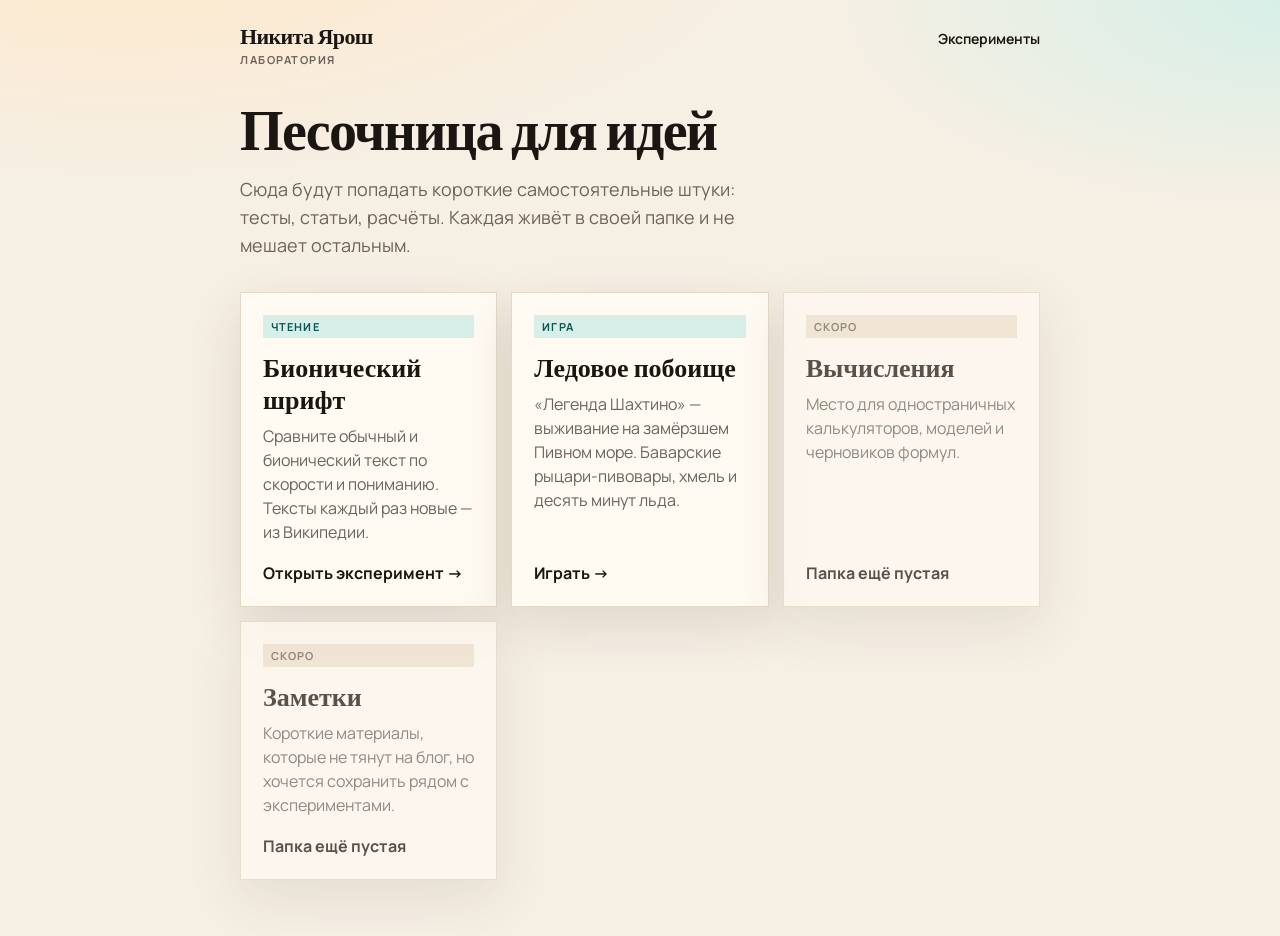
<file: index.html>
<!DOCTYPE html>
<html lang="ru">
<head>
  <meta charset="UTF-8" />
  <meta name="viewport" content="width=device-width, initial-scale=1" />
  <title>Лаборатория Никиты Яроша</title>
  <meta name="description" content="Одностраничные эксперименты, тексты и вычисления." />
  <link rel="preconnect" href="https://fonts.googleapis.com" />
  <link rel="preconnect" href="https://fonts.gstatic.com" crossorigin />
  <link href="https://fonts.googleapis.com/css2?family=Fraunces:opsz,wght@9..144,500;9..144,650&family=Manrope:wght@400;500;600;700&display=swap" rel="stylesheet" />
  <link rel="stylesheet" href="shared/site.css" />
</head>
<body>
  <header class="site-bar">
    <a class="site-mark" href="./">
      <span class="site-name">Никита Ярош</span>
      <span class="site-lab">лаборатория</span>
    </a>
    <nav class="site-nav">
      <a href="#experiments">Эксперименты</a>
    </nav>
  </header>

  <main class="wrap">
    <section class="hero">
      <h1>Песочница для идей</h1>
      <p>Сюда будут попадать короткие самостоятельные штуки: тесты, статьи, расчёты. Каждая живёт в своей папке и не мешает остальным.</p>
    </section>

    <section class="grid" id="experiments">
      <a class="tile" href="experiments/bionic-reading/">
        <span class="tag">Чтение</span>
        <h2>Бионический шрифт</h2>
        <p>Сравните обычный и бионический текст по скорости и пониманию. Тексты каждый раз новые — из Википедии.</p>
        <span class="tile-go">Открыть эксперимент →</span>
      </a>
      <a class="tile" href="experiments/ledovoe-poboische/">
        <span class="tag">Игра</span>
        <h2>Ледовое побоище</h2>
        <p>«Легенда Шахтино» — выживание на замёрзшем Пивном море. Баварские рыцари-пивовары, хмель и десять минут льда.</p>
        <span class="tile-go">Играть →</span>
      </a>
      <article class="tile soon">
        <span class="tag wait">Скоро</span>
        <h2>Вычисления</h2>
        <p>Место для одностраничных калькуляторов, моделей и черновиков формул.</p>
        <span class="tile-go">Папка ещё пустая</span>
      </article>
      <article class="tile soon">
        <span class="tag wait">Скоро</span>
        <h2>Заметки</h2>
        <p>Короткие материалы, которые не тянут на блог, но хочется сохранить рядом с экспериментами.</p>
        <span class="tile-go">Папка ещё пустая</span>
      </article>
    </section>
  </main>
</body>
</html>
</file>
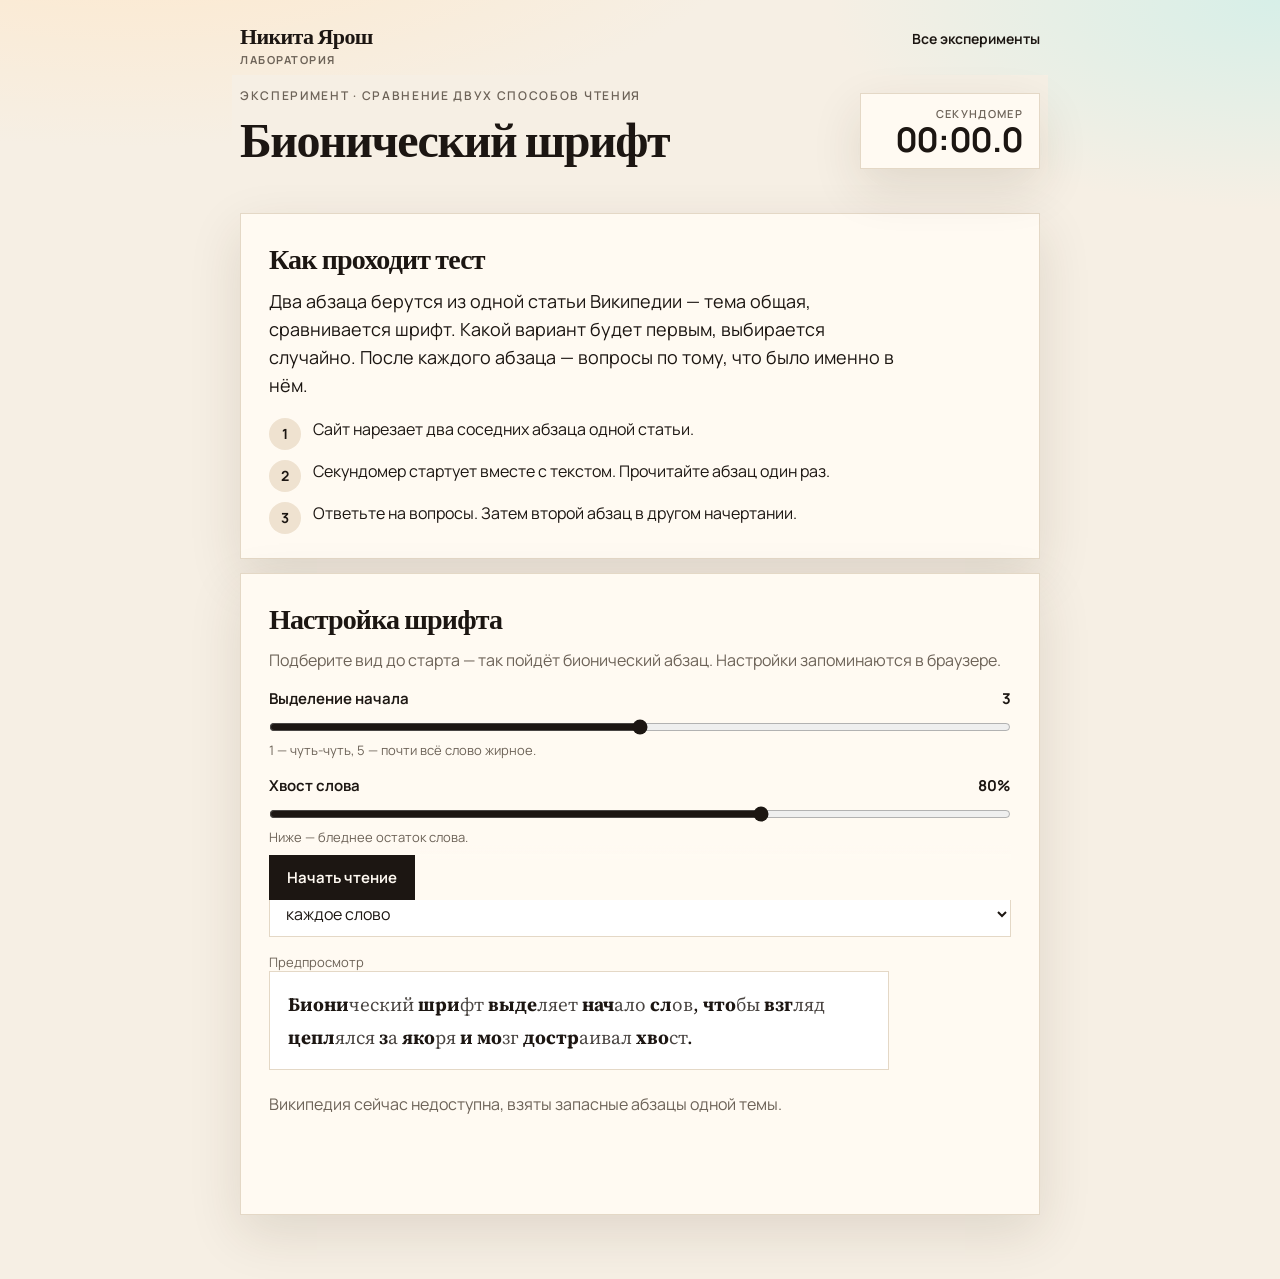
<file: experiments/bionic-reading/index.html>
<!DOCTYPE html>
<html lang="ru">
<head>
  <meta charset="UTF-8" />
  <meta name="viewport" content="width=device-width, initial-scale=1" />
  <title>Бионический шрифт — лаборатория</title>
  <meta name="description" content="Сравнение обычного и бионического чтения с секундомером и вопросами." />
  <link rel="preconnect" href="https://fonts.googleapis.com" />
  <link rel="preconnect" href="https://fonts.gstatic.com" crossorigin />
  <link href="https://fonts.googleapis.com/css2?family=Fraunces:opsz,wght@9..144,500;9..144,650&family=Manrope:wght@400;500;600;700&family=Source+Serif+4:opsz,wght@8..60,400;8..60,600;8..60,700&display=swap" rel="stylesheet" />
  <link rel="stylesheet" href="../../shared/site.css" />
  <link rel="stylesheet" href="styles.css" />
</head>
<body>
  <header class="site-bar">
    <a class="site-mark" href="../../">
      <span class="site-name">Никита Ярош</span>
      <span class="site-lab">лаборатория</span>
    </a>
    <nav class="site-nav">
      <a href="../../#experiments">Все эксперименты</a>
    </nav>
  </header>

  <div class="page">
    <header class="top">
      <div>
        <p class="eyebrow">Эксперимент · сравнение двух способов чтения</p>
        <h1>Бионический шрифт</h1>
      </div>
      <div class="timer" id="timer" aria-live="polite">
        <span class="timer-label">Секундомер</span>
        <span class="timer-digits" id="timerDigits">00:00.0</span>
      </div>
    </header>

    <main class="stage" id="stage"></main>
  </div>
  <script src="wiki.js"></script>
  <script src="app.js"></script>
</body>
</html>
</file>
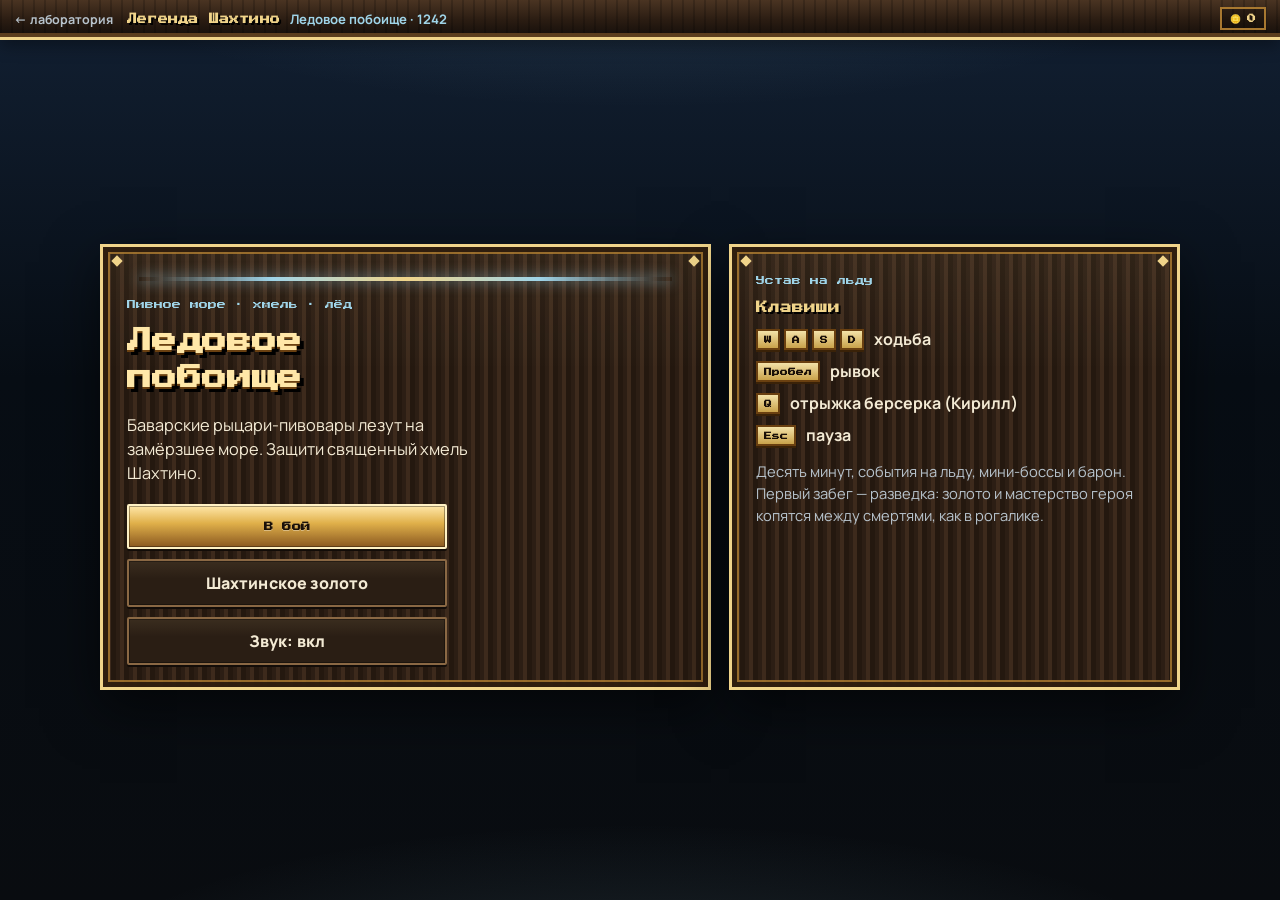
<file: experiments/ledovoe-poboische/index.html>
<!DOCTYPE html>
<html lang="ru">
<head>
  <meta charset="UTF-8">
  <meta name="viewport" content="width=device-width, initial-scale=1, maximum-scale=1, user-scalable=no, viewport-fit=cover">
  <title>Легенда Шахтино — Ледовое побоище</title>
  <link rel="preconnect" href="https://fonts.googleapis.com">
  <link rel="preconnect" href="https://fonts.gstatic.com" crossorigin>
  <link href="https://fonts.googleapis.com/css2?family=Press+Start+2P&family=Manrope:wght@500;700;800&display=swap" rel="stylesheet">
  <link rel="stylesheet" href="style.css">
</head>
<body>
  <div id="app">
    <header class="top">
      <div class="brand">
        <a class="lab-back" href="../../">← лаборатория</a>
        <strong>Легенда Шахтино</strong>
        <span class="sub">Ледовое побоище · 1242</span>
      </div>
      <span class="coins" title="Шахтинское золото">🪙 <b id="coin-label">0</b></span>
    </header>

    <section id="screen-menu" class="screen active">
      <div class="menu-stage">
        <div class="panel hero-panel">
          <div class="ice-ornament" aria-hidden="true"></div>
          <p class="eyebrow">Пивное море · хмель · лёд</p>
          <h1>Ледовое<br>побоище</h1>
          <p class="lede">Баварские рыцари-пивовары лезут на замёрзшее море. Защити священный хмель Шахтино.</p>
          <div class="stack">
            <button class="btn primary" type="button" data-go="chars">В бой</button>
            <button class="btn" type="button" data-go="powerups">Шахтинское золото</button>
            <button class="btn" type="button" id="btn-mute">Звук: вкл</button>
          </div>
        </div>
        <aside class="board">
          <p class="eyebrow">Устав на льду</p>
          <h2>Клавиши</h2>
          <ul class="keys">
            <li><span class="keyrow"><kbd>W</kbd><kbd>A</kbd><kbd>S</kbd><kbd>D</kbd></span> <span>ходьба</span></li>
            <li><kbd>Пробел</kbd> <span>рывок</span></li>
            <li><kbd>Q</kbd> <span>отрыжка берсерка (Кирилл)</span></li>
            <li><kbd>Esc</kbd> <span>пауза</span></li>
          </ul>
          <p class="note">Десять минут, события на льду, мини-боссы и барон. Первый забег — разведка: золото и мастерство героя копятся между смертями, как в рогалике.</p>
        </aside>
      </div>
    </section>

    <section id="screen-chars" class="screen" hidden>
      <div class="sheet">
        <header class="sheet-head">
          <p class="eyebrow">Кто встанет на лёд</p>
          <h2>Выбери героя</h2>
          <p class="lede">Карта одна — Ледовое побоище. Выбери, кто встанет на лёд.</p>
        </header>
        <div id="char-grid" class="grid"></div>
        <div class="row">
          <button class="btn" type="button" data-go="menu">Назад</button>
          <button class="btn primary" type="button" id="btn-start" disabled>На лёд!</button>
        </div>
      </div>
    </section>

    <section id="screen-powerups" class="screen" hidden>
      <div class="sheet">
        <header class="sheet-head">
          <p class="eyebrow">Между забегами</p>
          <h2>Вечные усиления</h2>
          <p class="lede">Качай тело, бой и судьбу. Без метапрокачки барон почти недостижим — это нормально.</p>
        </header>
        <div id="power-grid" class="grid meta-grid"></div>
        <div class="row"><button class="btn" type="button" data-go="menu">Назад</button></div>
      </div>
    </section>

    <section id="screen-run" class="screen run" hidden>
      <div class="stage">
        <canvas id="game" width="1280" height="720"></canvas>
        <div class="hud-overlay">
          <div class="hud-top">
            <div class="hud-left">
              <div id="hud-name"></div>
              <div class="bars">
                <div class="bar hp" title="Здоровье"><i id="hp"></i></div>
                <div id="hud-hp-text" class="hp-text">0/0</div>
              </div>
            </div>
            <div class="hud-mid">
              <span id="hud-time">10:00</span>
              <span id="hud-lv">Ур. 1</span>
              <span id="hud-map">Ледовое побоище</span>
            </div>
            <div class="hud-right">
              <span id="hud-kills">0 убийств</span>
              <div class="cd-stack">
                <span class="cd-name">Рывок</span>
                <div class="bar dash" id="dash"><i id="dash-i"></i></div>
              </div>
              <div class="cd-stack">
                <span class="cd-name">Берсерк</span>
                <div class="bar berserk" id="berserk" hidden><i id="berserk-i"></i></div>
              </div>
              <button class="btn tiny" type="button" id="btn-mute-run">Звук</button>
              <button class="btn tiny" type="button" id="btn-pause">Пауза</button>
            </div>
          </div>
          <div class="hud-bottom">
            <div id="weapons"></div>
            <div class="bar xp" title="Опыт"><i id="xp"></i></div>
          </div>
        </div>
      </div>
    </section>
  </div>

  <div id="overlay" class="overlay" hidden>
    <div class="card wood" id="overlay-body"></div>
  </div>

  <script type="module" src="js/main.js"></script>
</body>
</html>
</file>
<file: shared/site.css>
:root {
  --paper: #f6efe4;
  --sheet: #fffaf2;
  --ink: #1c1612;
  --muted: #6d6358;
  --line: #e4d8c6;
  --regular: #c45c26;
  --bionic: #0f6e67;
  --shadow: 0 18px 50px rgba(58, 38, 18, 0.12);
}

* {
  box-sizing: border-box;
}

html,
body {
  margin: 0;
  min-height: 100%;
}

body {
  font-family: Manrope, sans-serif;
  color: var(--ink);
  background:
    radial-gradient(1200px 500px at 10% -10%, #ffe7c8 0%, transparent 55%),
    radial-gradient(900px 420px at 100% 0%, #d7efe8 0%, transparent 50%),
    var(--paper);
}

a {
  color: var(--bionic);
}

.site-bar {
  display: flex;
  justify-content: space-between;
  align-items: baseline;
  gap: 16px;
  max-width: 840px;
  margin: 0 auto;
  padding: 22px 20px 0;
}

.site-mark {
  text-decoration: none;
  color: inherit;
  display: flex;
  flex-direction: column;
  gap: 2px;
}

.site-name {
  font-family: Fraunces, serif;
  font-size: 22px;
  font-weight: 650;
  letter-spacing: -0.03em;
}

.site-lab {
  font-size: 11px;
  font-weight: 700;
  letter-spacing: 0.14em;
  text-transform: uppercase;
  color: var(--muted);
}

.site-nav {
  display: flex;
  gap: 16px;
  font-size: 14px;
  font-weight: 650;
}

.site-nav a {
  color: var(--ink);
  text-decoration: none;
}

.site-nav a:hover {
  color: var(--bionic);
}

.wrap {
  max-width: 840px;
  margin: 0 auto;
  padding: 28px 20px 56px;
}

.hero h1,
.card h2 {
  font-family: Fraunces, serif;
  margin: 0 0 12px;
  letter-spacing: -0.03em;
}

.hero h1 {
  font-size: clamp(36px, 6vw, 56px);
  font-weight: 650;
}

.hero p {
  margin: 0;
  max-width: 46ch;
  font-size: 18px;
  line-height: 1.55;
  color: var(--muted);
}

.grid {
  display: grid;
  grid-template-columns: repeat(auto-fit, minmax(240px, 1fr));
  gap: 14px;
  margin-top: 32px;
}

.tile {
  display: flex;
  flex-direction: column;
  min-height: 210px;
  padding: 22px;
  background: var(--sheet);
  border: 1px solid var(--line);
  box-shadow: var(--shadow);
  text-decoration: none;
  color: inherit;
}

.tile.soon {
  opacity: 0.72;
}

.tile h2 {
  font-family: Fraunces, serif;
  font-size: 26px;
  margin: 0 0 8px;
}

.tile p {
  margin: 0;
  color: var(--muted);
  line-height: 1.5;
  flex: 1;
}

.tag {
  display: inline-block;
  margin-bottom: 14px;
  padding: 4px 8px;
  font-size: 11px;
  font-weight: 700;
  letter-spacing: 0.1em;
  text-transform: uppercase;
  background: #d7eee9;
  color: #0b5852;
}

.tag.wait {
  background: #efe2d0;
  color: #6d6358;
}

.tile-go {
  margin-top: 18px;
  font-weight: 700;
}

.card {
  background: var(--sheet);
  border: 1px solid var(--line);
  box-shadow: var(--shadow);
  padding: 28px 28px 24px;
}

button {
  font-family: inherit;
  font-size: 15px;
  font-weight: 650;
  border: 0;
  cursor: pointer;
  padding: 12px 18px;
}

button:disabled {
  opacity: 0.6;
  cursor: wait;
}

.primary {
  background: var(--ink);
  color: #fffaf2;
}

.primary:hover {
  background: #33261e;
}

.ghost {
  background: transparent;
  color: var(--ink);
  border: 1px solid var(--line);
}

.ghost:hover {
  background: #f1e7d8;
}

@media (max-width: 700px) {
  .card {
    padding: 22px 18px;
  }
}
</file>
<file: experiments/bionic-reading/styles.css>
.page {
  max-width: 840px;
  margin: 0 auto;
  padding: 8px 20px 64px;
}

.stage {
  display: grid;
  gap: 14px;
}

.top {
  position: sticky;
  top: 0;
  z-index: 8;
  display: flex;
  justify-content: space-between;
  gap: 24px;
  align-items: flex-end;
  margin: 0 -8px 28px;
  padding: 12px 8px 16px;
  background: rgba(246, 239, 228, 0.92);
  backdrop-filter: blur(12px);
}

.eyebrow {
  margin: 0 0 6px;
  text-transform: uppercase;
  letter-spacing: 0.14em;
  font-size: 12px;
  color: var(--muted);
  font-weight: 600;
}

h1,
h2 {
  font-family: Fraunces, serif;
  margin: 0;
}

h1 {
  font-size: clamp(32px, 5vw, 48px);
  font-weight: 650;
  letter-spacing: -0.03em;
}

h2 {
  font-size: 28px;
  margin-bottom: 10px;
}

.timer {
  min-width: 180px;
  padding: 12px 16px 10px;
  border: 1px solid var(--line);
  background: var(--sheet);
  box-shadow: var(--shadow);
  text-align: right;
}

.timer-label {
  display: block;
  font-size: 11px;
  letter-spacing: 0.12em;
  text-transform: uppercase;
  color: var(--muted);
  font-weight: 600;
}

.timer-digits {
  display: block;
  font-variant-numeric: tabular-nums;
  font-size: 34px;
  font-weight: 700;
  line-height: 1.1;
}

.timer.running .timer-digits {
  color: var(--regular);
}

.lead,
.note,
.meta,
.choice,
.passage p {
  line-height: 1.55;
}

.lead {
  font-size: 18px;
  max-width: 58ch;
  margin: 0 0 18px;
}

.note {
  color: var(--muted);
  margin: 0 0 22px;
}

.steps {
  display: grid;
  gap: 10px;
  margin: 0;
  padding: 0;
  list-style: none;
}

.steps li {
  display: grid;
  grid-template-columns: 32px 1fr;
  gap: 12px;
  align-items: start;
}

.num {
  width: 32px;
  height: 32px;
  display: grid;
  place-items: center;
  border-radius: 50%;
  background: #efe2d0;
  font-weight: 700;
  font-size: 14px;
}

.actions {
  position: sticky;
  bottom: 0;
  display: flex;
  flex-wrap: wrap;
  gap: 10px;
  padding-top: 12px;
  background: linear-gradient(transparent, var(--sheet) 30%);
}

.ghost:hover {
  background: #f1e7d8;
}

.phase {
  display: inline-block;
  margin: 0 0 14px;
  padding: 5px 10px;
  font-size: 12px;
  font-weight: 700;
  letter-spacing: 0.08em;
  text-transform: uppercase;
}

.phase.regular {
  background: #f8e1d2;
  color: #8a3b12;
}

.phase.bionic {
  background: #d7eee9;
  color: #0b5852;
}

.passage {
  font-family: "Source Serif 4", serif;
  font-size: 21px;
  line-height: 1.7;
  max-width: 62ch;
  padding-bottom: 8px;
}

.passage p {
  margin: 0;
}

.passage.hidden-text {
  filter: blur(7px);
  user-select: none;
  pointer-events: none;
}

.passage b {
  font-weight: 700;
}

.bionic-tail {
  font-weight: 400;
}

.passage.preview {
  margin: 0 0 22px;
  padding: 16px 18px;
  font-size: 19px;
  background: #fff;
  border: 1px solid var(--line);
}

.settings-card .note {
  margin-bottom: 16px;
}

.setting {
  margin: 0 0 16px;
}

.setting-row {
  display: flex;
  justify-content: space-between;
  gap: 12px;
  align-items: baseline;
  font-size: 15px;
  font-weight: 650;
}

.setting-hint {
  margin: 6px 0 0;
  color: var(--muted);
  font-size: 13px;
}

.setting input[type="range"] {
  display: block;
  width: 100%;
  margin: 10px 0 0;
  accent-color: var(--ink);
}

.setting select {
  display: block;
  width: 100%;
  margin-top: 8px;
  padding: 10px 12px;
  font: inherit;
  color: var(--ink);
  background: #fff;
  border: 1px solid var(--line);
}

.meta {
  margin: 16px 0 0;
  color: var(--muted);
  font-size: 14px;
}

.quiz {
  display: grid;
  gap: 18px;
  margin: 8px 0 22px;
}

.question {
  padding-top: 6px;
  border-top: 1px solid var(--line);
}

.question p {
  margin: 12px 0 10px;
  font-weight: 650;
}

.choices {
  display: grid;
  gap: 8px;
}

.choice {
  display: flex;
  gap: 10px;
  align-items: flex-start;
  padding: 10px 12px;
  border: 1px solid var(--line);
  background: #fff;
  cursor: pointer;
}

.choice:hover {
  border-color: #cbb79a;
}

.choice input {
  margin-top: 4px;
}

.results {
  display: grid;
  grid-template-columns: 1fr 1fr;
  gap: 12px;
  margin: 18px 0 20px;
}

.result {
  padding: 16px;
  border: 1px solid var(--line);
  background: #fff;
}

.result span {
  display: block;
  color: var(--muted);
  font-size: 12px;
  letter-spacing: 0.08em;
  text-transform: uppercase;
  font-weight: 700;
}

.result strong {
  display: block;
  margin-top: 6px;
  font-family: Fraunces, serif;
  font-size: 32px;
  font-weight: 650;
}

.verdict {
  padding: 16px 18px;
  background: #efe2d0;
  margin-bottom: 18px;
}

.verdict p {
  margin: 0;
  font-size: 17px;
}

.answers {
  margin: 0 0 22px;
  color: var(--muted);
}

.history {
  margin: 8px 0 22px;
  padding-top: 8px;
  border-top: 1px solid var(--line);
}

.history h2 {
  margin-bottom: 4px;
}

.history-scroll {
  overflow-x: auto;
  margin: 0 0 14px;
}

.history table {
  width: 100%;
  border-collapse: collapse;
  font-size: 14px;
}

.history th,
.history td {
  text-align: left;
  vertical-align: top;
  padding: 8px 10px 8px 0;
  border-bottom: 1px solid var(--line);
}

.history th {
  color: var(--muted);
  font-size: 11px;
  letter-spacing: 0.08em;
  text-transform: uppercase;
}

.history-settings {
  margin-top: 4px;
  color: var(--muted);
  font-size: 12px;
}

@media (max-width: 700px) {
  .top,
  .results {
    display: block;
  }

  .timer {
    margin-top: 16px;
    text-align: left;
  }

  .passage {
    font-size: 19px;
  }

  .card {
    padding: 22px 18px;
  }
}
</file>
<file: experiments/ledovoe-poboische/style.css>
:root {
  --bg0: #070b12;
  --ice: #9fd4e8;
  --ice-dim: #6a9cb4;
  --gold: #f0d48a;
  --gold-deep: #a87830;
  --wood: #3a2818;
  --wood-deep: #1a120c;
  --wood-hi: #5c4030;
  --line: #8a6844;
  --text: #f6f0e4;
  --foam: #f3ead4;
  --muted: #b7c3cc;
  --danger: #e05050;
  --hud: rgba(16, 12, 8, 0.78);
  --shadow: 0 18px 50px rgba(0, 0, 0, 0.55);
  --pixel: "Press Start 2P", monospace;
  --sans: Manrope, "Segoe UI", sans-serif;
}

* { box-sizing: border-box; }

html, body {
  margin: 0;
  height: 100%;
  height: 100dvh;
  overflow: hidden;
  font-family: var(--sans);
  color: var(--text);
  background: #05080c;
  overscroll-behavior: none;
}

button, input { font: inherit; }

[hidden] { display: none !important; }

#app {
  height: 100%;
  height: 100dvh;
  width: 100%;
  max-width: none;
  display: flex;
  flex-direction: column;
  background:
    radial-gradient(ellipse 90% 40% at 50% -10%, rgba(159, 212, 232, 0.16), transparent 55%),
    linear-gradient(180deg, #122033 0%, #070d14 42%, #090c10 100%);
}

/* ---------- thin tavern header ---------- */
.top {
  flex: 0 0 auto;
  display: flex;
  align-items: center;
  gap: 12px;
  min-height: 40px;
  padding: 6px 14px;
  padding-left: max(14px, env(safe-area-inset-left));
  padding-right: max(14px, env(safe-area-inset-right));
  color: var(--foam);
  background:
    repeating-linear-gradient(90deg, rgba(0, 0, 0, 0.18) 0 2px, transparent 2px 11px),
    linear-gradient(180deg, #4a3422 0%, #2a1c12 55%, #140e0a 100%);
  border-bottom: 3px solid var(--gold);
  box-shadow: inset 0 -4px 0 #5c3e1e, 0 6px 16px rgba(0, 0, 0, 0.35);
  z-index: 5;
}

.lab-back {
  color: var(--muted, #8aa0b8);
  text-decoration: none;
  font-size: 0.78rem;
  font-weight: 700;
  margin-right: 4px;
}
.lab-back:hover { color: var(--ice, #c8e4f8); }

.brand {
  display: flex;
  align-items: baseline;
  gap: 10px;
  flex-wrap: wrap;
  min-width: 0;
}

.brand strong {
  font-family: var(--pixel);
  font-size: clamp(0.48rem, 1.5vw, 0.62rem);
  letter-spacing: 0.02em;
  color: var(--gold);
  text-shadow: 2px 2px 0 #000;
}

.brand .sub {
  color: var(--ice);
  font-size: 0.82rem;
  font-weight: 700;
  white-space: nowrap;
}

.coins {
  margin-left: auto;
  display: inline-flex;
  align-items: center;
  gap: 6px;
  padding: 4px 8px;
  border: 2px solid var(--gold-deep);
  background: rgba(0, 0, 0, 0.28);
  font-family: var(--pixel);
  font-size: 0.55rem;
  color: var(--gold);
  white-space: nowrap;
}

/* ---------- screens ---------- */
.screen {
  flex: 1 1 auto;
  min-height: 0;
  width: 100%;
  max-width: none;
  overflow: auto;
  padding: 22px 18px 28px;
  padding-bottom: max(28px, env(safe-area-inset-bottom));
}

.screen:not(.run) {
  display: flex;
  flex-direction: column;
  justify-content: safe center;
  background:
    radial-gradient(ellipse 80% 36% at 50% 112%, rgba(159, 212, 232, 0.14), transparent 58%);
}

.screen.run {
  padding: 0;
  overflow: hidden;
  display: flex;
  flex-direction: column;
  background: #000;
}

.menu-stage {
  width: min(1080px, 100%);
  margin: 0 auto;
  display: grid;
  grid-template-columns: minmax(0, 1.15fr) minmax(260px, 0.85fr);
  gap: 18px;
  align-items: stretch;
}

.sheet {
  width: min(1100px, 100%);
  margin: 0 auto;
}

.sheet-head { margin-bottom: 14px; }

.panel,
.hero-panel,
.board,
.sheet {
  position: relative;
}

.hero-panel,
.board {
  background:
    linear-gradient(180deg, rgba(255, 226, 170, 0.06), transparent 28%),
    repeating-linear-gradient(90deg, #2c1e14 0 4px, #3d2a1c 4px 8px, #24180f 8px 13px);
  border: 3px solid var(--gold);
  box-shadow:
    inset 0 0 0 5px rgba(36, 22, 12, 0.9),
    inset 0 0 0 7px rgba(168, 120, 48, 0.85),
    var(--shadow);
  padding: 26px 24px 22px;
}

.hero-panel::before,
.hero-panel::after,
.board::before,
.board::after {
  content: "";
  position: absolute;
  width: 8px;
  height: 8px;
  background: var(--gold);
  transform: rotate(45deg);
}

.hero-panel::before, .board::before { top: 10px; left: 10px; }
.hero-panel::after, .board::after { top: 10px; right: 10px; }

.ice-ornament {
  height: 4px;
  margin: 4px 12px 16px;
  background: linear-gradient(90deg, transparent, var(--ice), var(--gold), var(--ice), transparent);
  box-shadow: 0 0 14px rgba(159, 212, 232, 0.75);
}

.eyebrow {
  font-family: var(--pixel);
  font-size: 0.56rem;
  line-height: 1.7;
  color: var(--ice);
  margin: 0 0 10px;
}

h1 {
  font-family: var(--pixel);
  font-size: clamp(1.05rem, 3.2vw, 1.55rem);
  line-height: 1.5;
  margin: 0 0 14px;
  color: #ffe7a8;
  text-shadow: 0 2px 0 #6a4010, 4px 5px 0 #000;
}

h2 {
  font-family: var(--pixel);
  font-size: 0.72rem;
  line-height: 1.6;
  color: var(--gold);
  margin: 0 0 8px;
  text-shadow: 2px 2px 0 #000;
}

.lede, .note, p { color: var(--muted); line-height: 1.5; }

.hero-panel .lede { color: var(--foam); font-size: 1.02rem; max-width: 38ch; }

.note { font-size: 0.92rem; margin: 14px 0 0; }

.stack {
  display: flex;
  flex-direction: column;
  gap: 10px;
  max-width: 320px;
  margin-top: 18px;
}

.row {
  display: flex;
  gap: 10px;
  flex-wrap: wrap;
  margin-top: 16px;
}

.keys {
  list-style: none;
  margin: 12px 0 0;
  padding: 0;
  display: flex;
  flex-direction: column;
  gap: 10px;
}

.keys li {
  display: flex;
  align-items: center;
  gap: 10px;
  color: var(--foam);
  font-weight: 700;
}

.keyrow { display: inline-flex; gap: 4px; }

kbd {
  font-family: var(--pixel);
  font-size: 0.48rem;
  color: #1a1008;
  background: linear-gradient(180deg, #f3e2a8, #c9a24a);
  border: 2px solid #6a4010;
  padding: 5px 6px 4px;
  box-shadow: 0 2px 0 #3a2208;
}

.btn {
  border: 2px solid var(--line);
  background:
    linear-gradient(180deg, rgba(255, 220, 160, 0.08), transparent 40%),
    #2a1e14;
  color: var(--foam);
  border-radius: 2px;
  padding: 11px 14px;
  min-height: 44px;
  cursor: pointer;
  font-weight: 800;
  letter-spacing: 0.01em;
  box-shadow: inset 0 0 0 1px rgba(0, 0, 0, 0.35), 0 2px 0 #120c08;
}

.btn:hover { border-color: var(--gold); color: #fff; }

.btn:focus-visible,
.pick:focus-visible,
.card-btn:focus-visible {
  outline: 2px solid var(--ice);
  outline-offset: 2px;
}

.btn.primary {
  background: linear-gradient(180deg, #ffe7a8 0%, #e0b04a 42%, #8a5820 100%);
  color: #1a1008;
  border-color: #fff1c4;
  font-family: var(--pixel);
  font-size: 0.58rem;
  line-height: 1.45;
  padding: 14px 16px;
  text-shadow: 0 1px 0 rgba(255, 255, 255, 0.35);
}

.btn.primary:hover { filter: brightness(1.06); }

.btn.tiny {
  min-height: 36px;
  padding: 6px 10px;
  font-size: 0.78rem;
  background: rgba(28, 20, 12, 0.92);
}

.btn:disabled { opacity: 0.42; cursor: not-allowed; filter: grayscale(0.3); }

.meta-stats {
  grid-column: 1 / -1;
  padding: 12px 14px;
  margin-bottom: 4px;
  background: rgba(12, 16, 22, 0.55);
  border: 1px solid rgba(240, 212, 138, 0.35);
}
.meta-stats p { margin: 0 0 6px; }
.meta-stats .note { color: var(--muted); font-size: 0.86rem; }
.meta-group {
  grid-column: 1 / -1;
  margin: 10px 0 0;
  font-family: var(--pixel);
  font-size: 0.55rem;
  color: var(--gold);
  letter-spacing: 0.04em;
}

.grid {
  display: grid;
  grid-template-columns: repeat(auto-fit, minmax(230px, 1fr));
  gap: 12px;
}

.pick,
.card-btn {
  text-align: left;
  width: 100%;
  border: 2px solid var(--line);
  background:
    linear-gradient(180deg, rgba(159, 212, 232, 0.08), transparent 34%),
    linear-gradient(180deg, #2a2016, #120e0a);
  color: inherit;
  border-radius: 2px;
  padding: 12px;
  cursor: pointer;
  box-shadow: inset 0 0 0 1px rgba(240, 212, 138, 0.18), 0 8px 18px rgba(0, 0, 0, 0.28);
}

.pick.selected,
.pick:hover,
.card-btn:hover {
  border-color: var(--gold);
  box-shadow:
    0 0 0 1px var(--gold),
    inset 0 0 24px rgba(159, 212, 232, 0.12),
    0 10px 22px rgba(0, 0, 0, 0.35);
}

.pick h3, .card-btn h3 {
  margin: 0 0 6px;
  color: var(--foam);
  font-size: 1.05rem;
}

.pick p, .card-btn p { margin: 0; font-size: 0.9rem; }

.tag {
  display: inline-block;
  margin-top: 8px;
  font-size: 0.78rem;
  font-weight: 800;
  letter-spacing: 0.03em;
  line-height: 1.35;
  color: var(--ice);
}

.portrait-frame {
  display: grid;
  place-items: center;
  height: 108px;
  margin: -4px -4px 10px;
  background:
    radial-gradient(ellipse at 50% 80%, color-mix(in srgb, var(--c, #c8a060) 70%, transparent), transparent 62%),
    linear-gradient(180deg, #163044, #071018);
  border: 2px solid var(--ice-dim);
  box-shadow: inset 0 0 0 1px rgba(0, 0, 0, 0.45);
}

.portrait {
  image-rendering: pixelated;
  display: block;
  width: 72px;
  height: 80px;
  object-fit: contain;
  background: transparent;
}

/* ---------- full-bleed run ---------- */
.stage {
  position: relative;
  flex: 1 1 auto;
  min-height: 0;
  width: 100%;
  height: 100%;
  max-width: none;
  background: #000;
  overflow: hidden;
  container-type: size;
}

/* Element box IS the painted canvas, so pointer mapping in game.js stays true.
   Container query keeps 16:9 and fills the stage on the limiting side.
   Width/height 100% is the fallback and the portrait-phone fill. */
#game {
  position: absolute;
  inset: 0;
  display: block;
  width: 100%;
  height: 100%;
  max-width: none;
  max-height: none;
  background: #0a1018;
  image-rendering: pixelated;
  cursor: crosshair;
  touch-action: none;
}

/* Integer CSS scale is applied from main.js (fitCanvas). Fallback keep 16:9. */
@supports (width: 1cqw) {
  #game:not(.fit-int) {
    inset: auto;
    top: 50%;
    left: 50%;
    transform: translate(-50%, -50%);
    width: min(100cqw, calc(100cqh * 16 / 9));
    height: min(100cqh, calc(100cqw * 9 / 16));
  }
}

#game.fit-int {
  inset: auto;
  top: 50%;
  left: 50%;
  transform: translate(-50%, -50%);
  max-width: none;
  max-height: none;
}

.stage::after {
  content: "";
  position: absolute;
  inset: 0;
  pointer-events: none;
  z-index: 1;
  background:
    linear-gradient(180deg, rgba(0, 0, 0, 0.5) 0%, transparent 16%, transparent 78%, rgba(0, 0, 0, 0.55) 100%);
}

.hud-overlay {
  position: absolute;
  inset: 0;
  z-index: 2;
  pointer-events: none;
  display: flex;
  flex-direction: column;
  justify-content: space-between;
  gap: 8px;
  padding:
    max(8px, env(safe-area-inset-top))
    max(10px, env(safe-area-inset-right))
    max(8px, env(safe-area-inset-bottom))
    max(10px, env(safe-area-inset-left));
}

.hud-overlay .btn,
#weapons { pointer-events: auto; }

.hud-top {
  display: grid;
  grid-template-columns: minmax(190px, 280px) minmax(120px, 1fr) auto;
  gap: 10px 14px;
  align-items: center;
  padding: 8px 10px;
  background:
    linear-gradient(180deg, rgba(74, 52, 34, 0.55), rgba(12, 10, 8, 0.2) 28%, transparent 28%),
    var(--hud);
  border: 2px solid rgba(240, 212, 138, 0.78);
  box-shadow: inset 0 0 0 1px rgba(92, 62, 30, 0.8), 0 10px 28px rgba(0, 0, 0, 0.35);
  backdrop-filter: blur(3px);
}

.hud-left { min-width: 0; }

.bars { display: flex; flex-direction: column; gap: 4px; margin-top: 5px; }

.hp-text {
  font-size: 0.72rem;
  font-weight: 800;
  color: var(--foam);
  text-shadow: 1px 1px 0 #000;
  margin-top: 2px;
}

.hud-bottom .bar.xp {
  height: 14px;
}

.hud-mid {
  text-align: center;
  font-family: var(--pixel);
}

#hud-time {
  display: block;
  font-size: clamp(0.72rem, 2vw, 0.95rem);
  color: var(--gold);
  text-shadow: 2px 2px 0 #000;
}

#hud-lv, #hud-map {
  display: block;
  margin-top: 5px;
  font-size: 0.55rem;
  line-height: 1.55;
  color: var(--ice);
}

#hud-name {
  font-weight: 800;
  color: var(--foam);
  font-size: 0.98rem;
  white-space: nowrap;
  overflow: hidden;
  text-overflow: ellipsis;
}

.hud-right {
  display: flex;
  gap: 8px;
  align-items: flex-end;
  justify-content: flex-end;
}

#hud-kills {
  align-self: center;
  font-size: 0.82rem;
  font-weight: 800;
  color: var(--foam);
  white-space: nowrap;
  padding: 4px 6px;
  background: rgba(0, 0, 0, 0.28);
  border: 1px solid rgba(240, 212, 138, 0.35);
}

.cd-stack {
  display: flex;
  flex-direction: column;
  gap: 3px;
  min-width: 64px;
}

.cd-name {
  font-family: var(--pixel);
  font-size: 0.48rem;
  color: var(--muted);
}

.cd-stack:has(#berserk[hidden]) { display: none; }

.bar {
  width: 100%;
  height: 12px;
  background: #05080c;
  border: 2px solid var(--line);
  overflow: hidden;
}

.bar i { display: block; height: 100%; width: 0%; }
.bar.hp i { width: 100%; background: linear-gradient(90deg, #6e2424, var(--danger)); }
.bar.xp i { background: linear-gradient(90deg, #2a628f, var(--ice)); }
.bar.dash, .bar.berserk { width: 72px; height: 10px; }
.bar.dash i { background: linear-gradient(90deg, #4a78a8, #d5ecff); }
.bar.berserk i { background: linear-gradient(90deg, #8a5820, var(--gold)); }
.bar.ready { border-color: var(--gold); box-shadow: 0 0 8px rgba(240, 212, 138, 0.65); }

.hud-bottom {
  display: flex;
  flex-direction: column;
  justify-content: flex-end;
  align-items: stretch;
  gap: 6px;
  min-width: 0;
  max-width: min(100%, 980px);
}

#weapons {
  width: 100%;
  padding: 7px 8px 8px;
  background: var(--hud);
  border: 2px solid rgba(240, 212, 138, 0.72);
  box-shadow: 0 10px 24px rgba(0, 0, 0, 0.35);
  backdrop-filter: blur(3px);
}

.hud-bottom .bar.xp {
  width: 100%;
  height: 10px;
  border: 2px solid rgba(240, 212, 138, 0.72);
  background: rgba(5, 8, 12, 0.88);
  box-shadow: 0 8px 18px rgba(0, 0, 0, 0.3);
}

.loadout-label {
  font-family: var(--pixel);
  font-size: 0.5rem;
  color: var(--gold);
  margin-bottom: 6px;
}

.loadout-row {
  display: flex;
  flex-wrap: nowrap;
  gap: 6px;
  align-items: stretch;
  overflow-x: auto;
  overscroll-behavior-x: contain;
  scrollbar-width: thin;
  max-width: 100%;
}

.loadout-split {
  flex: 0 0 2px;
  align-self: stretch;
  margin: 0 2px;
  background: linear-gradient(180deg, transparent, var(--gold), transparent);
}

.slot {
  position: relative;
  flex: 0 0 auto;
  width: 84px;
  min-height: 74px;
  display: flex;
  flex-direction: column;
  align-items: center;
  gap: 2px;
  padding: 4px 3px 3px;
  border: 2px solid var(--line);
  background: #12100c;
  box-shadow: inset 0 -3px 0 var(--c, transparent);
}

.slot.pas { border-color: #3d6274; }

.slot-icon {
  width: 36px;
  height: 36px;
  display: grid;
  place-items: center;
  background: radial-gradient(circle, rgba(255, 255, 255, 0.06), transparent 70%);
}

.slot img {
  width: 34px;
  height: 34px;
  image-rendering: pixelated;
  object-fit: contain;
}

.slot b {
  position: absolute;
  right: 2px;
  top: 2px;
  font-family: var(--pixel);
  font-size: 0.4rem;
  color: #1a1008;
  background: var(--gold);
  padding: 2px 3px 1px;
}

.slot em {
  font-style: normal;
  font-size: 0.68rem;
  font-weight: 800;
  line-height: 1.15;
  color: var(--foam);
  text-align: center;
  max-width: 100%;
  overflow: hidden;
  display: -webkit-box;
  -webkit-line-clamp: 2;
  -webkit-box-orient: vertical;
}

.slot-fallback {
  width: 34px;
  height: 34px;
  display: grid;
  place-items: center;
  font-family: var(--pixel);
  font-size: 0.62rem;
  color: var(--gold);
}

.muted-hint {
  color: var(--muted);
  font-size: 0.8rem;
  align-self: center;
  padding: 8px 4px;
}

/* ---------- level-up / result ---------- */
.overlay {
  position: fixed;
  inset: 0;
  z-index: 30;
  display: flex;
  align-items: center;
  justify-content: center;
  overflow: auto;
  padding: 16px;
  padding-top: max(16px, env(safe-area-inset-top));
  padding-bottom: max(16px, env(safe-area-inset-bottom));
  background:
    radial-gradient(ellipse at 50% 30%, rgba(159, 212, 232, 0.12), transparent 46%),
    rgba(4, 8, 12, 0.8);
}

.card.wood {
  width: min(860px, 100%);
  max-height: min(92dvh, 920px);
  overflow: auto;
  padding: 20px 18px 16px;
  background:
    linear-gradient(180deg, rgba(255, 226, 170, 0.07), transparent 22%),
    repeating-linear-gradient(90deg, #2a1c12 0 4px, #3c2a1c 4px 9px, #1c130c 9px 14px);
  border: 3px solid var(--gold);
  box-shadow:
    inset 0 0 0 5px rgba(28, 18, 10, 0.92),
    inset 0 0 0 7px rgba(168, 120, 48, 0.8),
    var(--shadow);
}

.card.wood h2 { font-size: 0.78rem; }

.overlay .grid { margin-top: 12px; }

.pick-card {
  display: flex;
  flex-direction: column;
  align-items: flex-start;
  min-height: 168px;
}

.pick-icon {
  width: 56px;
  height: 56px;
  margin-bottom: 8px;
  display: grid;
  place-items: center;
  border: 2px solid var(--line);
  background:
    radial-gradient(circle at 50% 40%, rgba(159, 212, 232, 0.2), transparent 70%),
    #0c1218;
  color: var(--gold);
  font-size: 1.4rem;
}

.pick-icon img {
  width: 44px;
  height: 44px;
  image-rendering: pixelated;
  object-fit: contain;
}

@media (max-aspect-ratio: 3/4) {
  #game {
    inset: 0;
    top: 0;
    left: 0;
    transform: none;
    width: 100%;
    height: 100%;
  }
}

@media (max-width: 860px) {
  .menu-stage { grid-template-columns: 1fr; }
  .brand .sub { display: none; }
  .hud-top {
    grid-template-columns: 1fr auto;
    grid-template-areas:
      "left right"
      "mid mid";
  }
  .hud-left { grid-area: left; }
  .hud-right { grid-area: right; }
  .hud-mid { grid-area: mid; }
  #hud-map { display: none; }
  .slot { width: 72px; min-height: 68px; }
}

@media (max-width: 560px) {
  .top { padding: 5px 8px; min-height: 34px; }
  .screen { padding: 14px 10px 18px; }
  .hero-panel, .board { padding: 18px 14px 14px; }
  h1 { font-size: 0.92rem; }
  .hud-overlay { gap: 6px; padding: 6px; }
  .hud-top {
    grid-template-columns: 1fr auto;
    grid-template-areas:
      "name name"
      "mid right";
    padding: 6px;
    gap: 6px;
    align-items: center;
  }
  .hud-left { display: contents; }
  #hud-name {
    grid-area: name;
    white-space: normal;
    font-size: 0.88rem;
  }
  .hud-mid { grid-area: mid; text-align: left; }
  .hud-right { grid-area: right; gap: 4px; }
  #hud-kills { font-size: 0.72rem; }
  .cd-name { display: none; }
  .bar.dash, .bar.berserk { width: 46px; }
  .slot { width: 64px; min-height: 58px; }
  .slot em { font-size: 0.6rem; -webkit-line-clamp: 1; }
  .pick-card { min-height: 0; }
}
</file>
